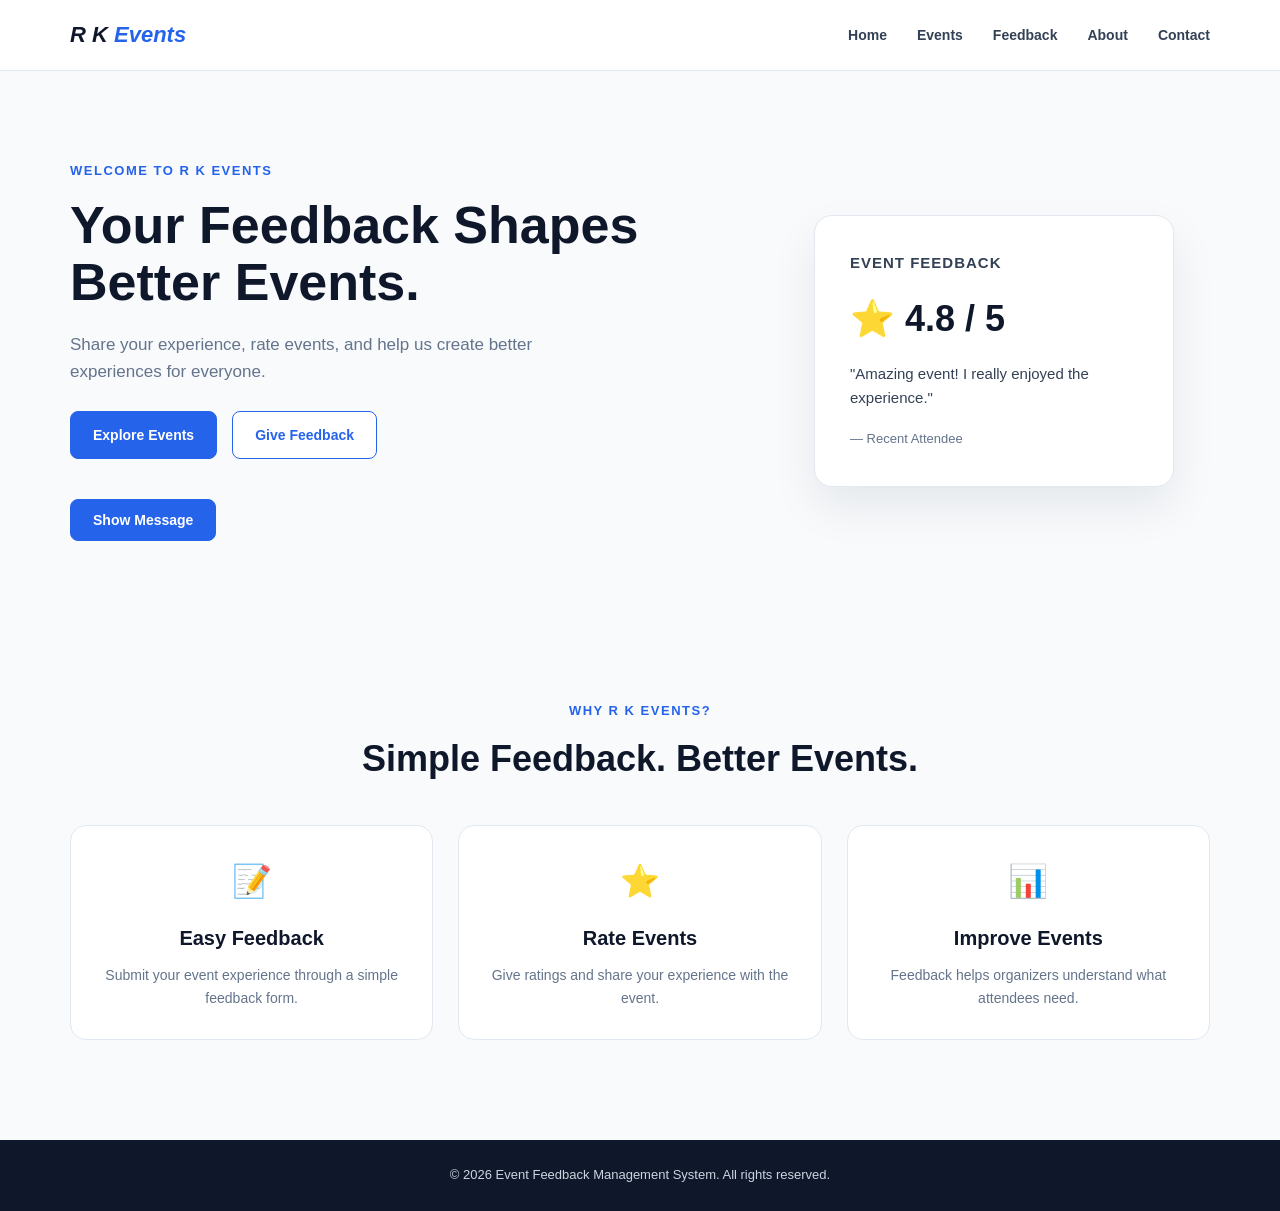
<file: Frontend/index.html>
<!DOCTYPE html>
<html lang="en">

<head>
    <meta charset="UTF-8">
    <meta name="viewport" content="width=device-width, initial-scale=1.0">

    <title>Event Feedback Management System</title>

    <link rel="stylesheet" href="style.css">
</head>

<body>

    <!-- ================= HEADER / NAVBAR ================= -->

    <header>
        <nav>

            <!-- Website Logo / Name -->
            <h3 class="logo">
                R K <span>Events</span>
            </h3>

            <!-- Navigation Links -->
            <ul class="nav-buttons">
                <li>
                    <a href="index.html">Home</a>
                </li>

                <li>
                    <a href="events.html">Events</a>
                </li>

                <li>
                    <a href="feedback.html">Feedback</a>
                </li>

                <li>
                    <a href="about.html">About</a>
                </li>

                <li>
                    <a href="Contactus.html">Contact</a>
                </li>
            </ul>

        </nav>
    </header>


    <!-- ================= MAIN CONTENT ================= -->

    <main>

        <!-- Hero Section -->
        <section class="hero">

            <div class="hero-content">

                <p class="eyebrow">
                    WELCOME TO R K EVENTS
                </p>

                <h1>
                    Your Feedback Shapes Better Events.
                </h1>

                <p class="hero-description">
                    Share your experience, rate events, and help us
                    create better experiences for everyone.
                </p>


                <!-- Hero Buttons -->
                <div class="hero-buttons">

                    <a href="events.html" class="btn btn-primary">
                        Explore Events
                    </a>

                    <a href="feedback.html" class="btn btn-secondary">
                        Give Feedback
                    </a>

                </div>


                <!-- Level 2 DOM Practice -->

                <p id="welcomeMessage"></p>

                <button id="messageButton" class="btn btn-primary">
                    Show Message
                </button>

            </div>


            <!-- Feedback Card -->
            <div class="hero-visual">

                <div class="feedback-card">

                    <p class="card-label">
                        EVENT FEEDBACK
                    </p>

                    <h2>
                        ⭐ 4.8 / 5
                    </h2>

                    <p>
                        "Amazing event! I really enjoyed
                        the experience."
                    </p>

                    <span>
                        — Recent Attendee
                    </span>

                </div>

            </div>

        </section>


        <!-- ================= FEATURES SECTION ================= -->

        <section class="features">

            <div class="section-heading">

                <p class="eyebrow">
                    WHY R K EVENTS?
                </p>

                <h2>
                    Simple Feedback. Better Events.
                </h2>

            </div>


            <div class="feature-grid">

                <!-- Feature 1 -->
                <div class="feature-card">

                    <div class="feature-icon">
                        📝
                    </div>

                    <h3>
                        Easy Feedback
                    </h3>

                    <p>
                        Submit your event experience
                        through a simple feedback form.
                    </p>

                </div>


                <!-- Feature 2 -->
                <div class="feature-card">

                    <div class="feature-icon">
                        ⭐
                    </div>

                    <h3>
                        Rate Events
                    </h3>

                    <p>
                        Give ratings and share your
                        experience with the event.
                    </p>

                </div>


                <!-- Feature 3 -->
                <div class="feature-card">

                    <div class="feature-icon">
                        📊
                    </div>

                    <h3>
                        Improve Events
                    </h3>

                    <p>
                        Feedback helps organizers
                        understand what attendees need.
                    </p>

                </div>

            </div>

        </section>

    </main>


    <!-- ================= FOOTER ================= -->

    <footer>

        <p>
            &copy; 2026 Event Feedback Management System.
            All rights reserved.
        </p>

    </footer>


    <!-- ================= JAVASCRIPT ================= -->

    <script src="script.js"></script>

</body>

</html>
</file>
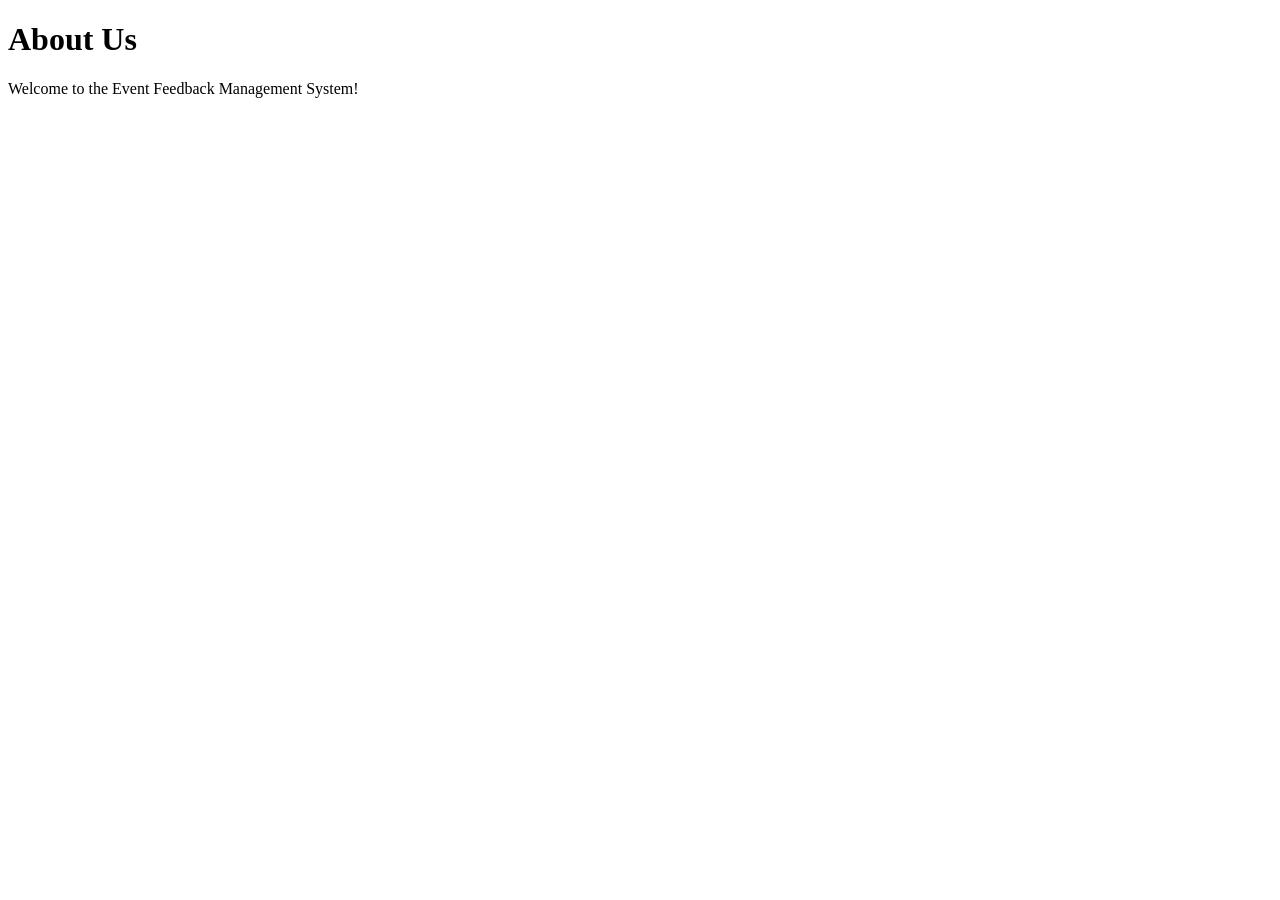
<file: Frontend/about.html>
<!DOCTYPE html>
<html lang="en">
<head>
    <meta charset="UTF-8">
    <meta name="viewport" content="width=device-width, initial-scale=1.0">
    <title>About Us</title>
</head>
<body>
    <h1>About Us</h1>
    <p>Welcome to the Event Feedback Management System!</p>
</body>
</html>
</file>
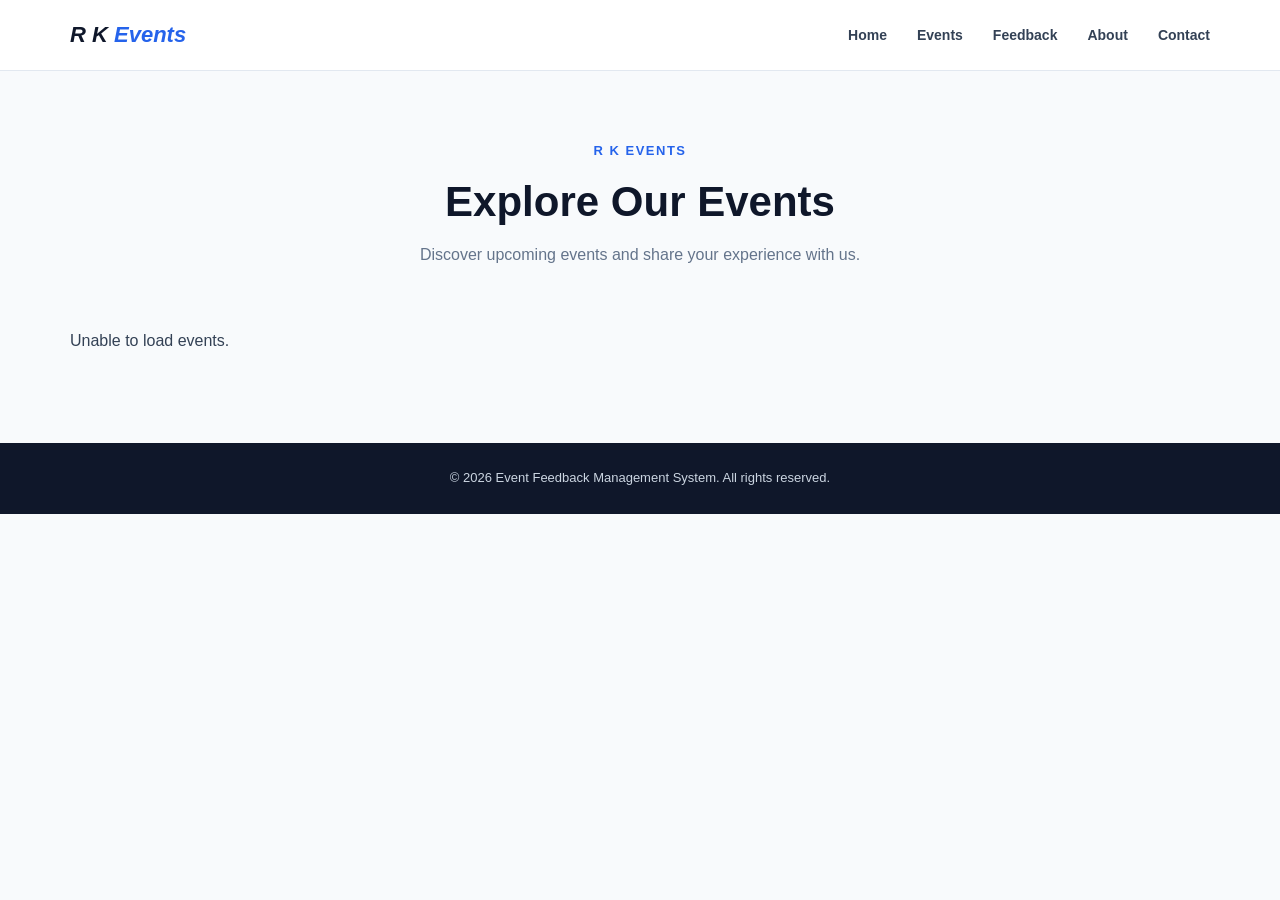
<file: Frontend/events.html>
<!DOCTYPE html>
<html lang="en">

<head>
    <meta charset="UTF-8">
    <meta name="viewport" content="width=device-width, initial-scale=1.0">

    <title>Events - R K Events</title>

    <link rel="stylesheet" href="style.css">
</head>

<body>

    <!-- HEADER / NAVBAR -->

    <header>

        <nav>

            <h3 class="logo">
                R K <span>Events</span>
            </h3>

            <ul class="nav-buttons">

                <li>
                    <a href="index.html">Home</a>
                </li>

                <li>
                    <a href="events.html">Events</a>
                </li>

                <li>
                    <a href="feedback.html">Feedback</a>
                </li>

                <li>
                    <a href="about.html">About</a>
                </li>

                <li>
                    <a href="Contactus.html">Contact</a>
                </li>

            </ul>

        </nav>

    </header>


    <!-- MAIN CONTENT -->

    <main>

        <section class="page-header">

            <p class="eyebrow">
                R K EVENTS
            </p>

            <h1>
                Explore Our Events
            </h1>

            <p>
                Discover upcoming events and share your
                experience with us.
            </p>

        </section>


        <!-- EVENTS -->

        <section class="events-section">

            <!-- JavaScript will create event cards here -->

            <div id="eventGrid" class="event-grid"></div>

        </section>

    </main>


    <!-- FOOTER -->

    <footer>

        <p>
            &copy; 2026 Event Feedback Management System.
            All rights reserved.
        </p>

    </footer>


    <!-- JAVASCRIPT -->

    <script src="script.js"></script>

</body>

</html>
</file>
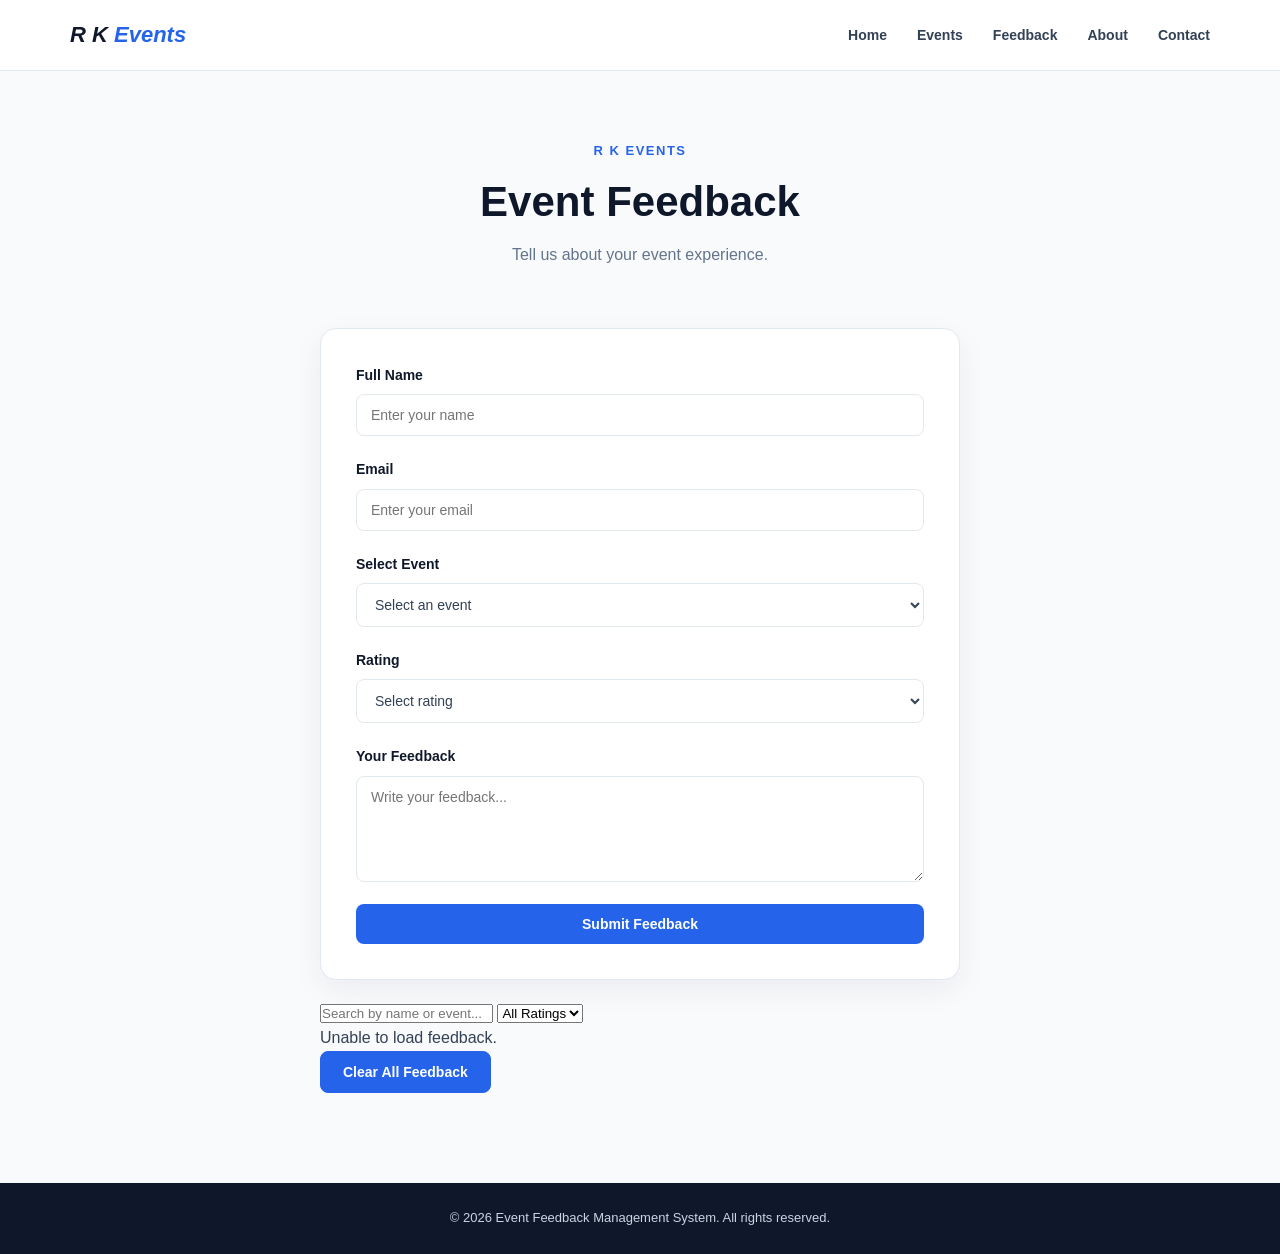
<file: Frontend/feedback.html>
<!DOCTYPE html>
<html lang="en">

<head>
    <meta charset="UTF-8">
    <meta name="viewport" content="width=device-width, initial-scale=1.0">

    <title>Feedback - R K Events</title>

    <link rel="stylesheet" href="style.css">
</head>

<body>

    <!-- HEADER / NAVBAR -->

    <header>

        <nav>

            <h3 class="logo">
                R K <span>Events</span>
            </h3>

            <ul class="nav-buttons">

                <li>
                    <a href="index.html">Home</a>
                </li>

                <li>
                    <a href="events.html">Events</a>
                </li>

                <li>
                    <a href="feedback.html">Feedback</a>
                </li>

                <li>
                    <a href="about.html">About</a>
                </li>

                <li>
                    <a href="Contactus.html">Contact</a>
                </li>

            </ul>

        </nav>

    </header>


    <!-- MAIN CONTENT -->

    <main>

        <section class="page-header">

            <p class="eyebrow">
                R K EVENTS
            </p>

            <h1>
                Event Feedback
            </h1>

            <p>
                Tell us about your event experience.
            </p>

        </section>


        <!-- FEEDBACK FORM -->

        <section class="feedback-section">

            <form id="feedbackForm" class="feedback-form">

                <!-- NAME -->

                <div class="form-group">

                    <label for="name">
                        Full Name
                    </label>

                    <input type="text" id="name" placeholder="Enter your name">

                </div>


                <!-- EMAIL -->

                <div class="form-group">

                    <label for="email">
                        Email
                    </label>

                    <input type="email" id="email" placeholder="Enter your email">

                </div>


                <!-- EVENT -->

                <div class="form-group">

                    <label for="eventName">
                        Select Event
                    </label>

                    <select id="eventName">

                        <option value="">
                            Select an event
                        </option>

                        <option value="Tech Conference 2026">
                            Tech Conference 2026
                        </option>

                        <option value="AI Workshop">
                            AI Workshop
                        </option>

                        <option value="College Fest 2026">
                            College Fest 2026
                        </option>

                    </select>

                </div>


                <!-- RATING -->

                <div class="form-group">

                    <label for="rating">
                        Rating
                    </label>

                    <select id="rating">

                        <option value="">
                            Select rating
                        </option>

                        <option value="5">
                            ⭐⭐⭐⭐⭐ - 5
                        </option>

                        <option value="4">
                            ⭐⭐⭐⭐ - 4
                        </option>

                        <option value="3">
                            ⭐⭐⭐ - 3
                        </option>

                        <option value="2">
                            ⭐⭐ - 2
                        </option>

                        <option value="1">
                            ⭐ - 1
                        </option>

                    </select>

                </div>


                <!-- FEEDBACK -->

                <div class="form-group">

                    <label for="feedback">
                        Your Feedback
                    </label>

                    <textarea id="feedback" rows="5" placeholder="Write your feedback..."></textarea>

                </div>


                <!-- SUBMIT -->

                <button type="submit" class="btn btn-primary submit-btn">
                    Submit Feedback
                </button>

            </form>


            <!-- SUCCESS MESSAGE -->

            <p id="successMessage"></p>


            <!-- SAVED FEEDBACK -->
            <div class="feedback-tools">

                <input type="text" id="searchFeedback" placeholder="Search by name or event...">

                <select id="ratingFilter">
                    <option value="all">All Ratings</option>
                    <option value="5">5 Stars</option>
                    <option value="4">4 Stars</option>
                    <option value="3">3 Stars</option>
                    <option value="2">2 Stars</option>
                    <option value="1">1 Star</option>
                </select>

            </div>

            <div id="savedFeedback"></div>
            <button id="clearAllBtn" class="btn btn-primary">
                Clear All Feedback
            </button>

        </section>

    </main>


    <!-- FOOTER -->

    <footer>

        <p>
            &copy; 2026 Event Feedback Management System.
            All rights reserved.
        </p>

    </footer>


    <!-- JAVASCRIPT -->

    <script src="script.js"></script>

</body>

</html>
</file>
<file: Frontend/style.css>
/* ==================================================
   GLOBAL RESET
================================================== */

* {
    margin: 0;
    padding: 0;
    box-sizing: border-box;
}

html {
    scroll-behavior: smooth;
}

body {
    font-family: Arial, Helvetica, sans-serif;
    background-color: var(--light-bg);
    color: var(--text);
    line-height: 1.6;
}


/* ==================================================
   COLORS
================================================== */

:root {
    --primary: #2563eb;
    --primary-dark: #1d4ed8;

    --dark: #0f172a;
    --text: #334155;
    --muted: #64748b;

    --light-bg: #f8fafc;
    --white: #ffffff;
    --border: #e2e8f0;
}


/* ==================================================
   NAVBAR
================================================== */

header {
    background-color: var(--white);
    border-bottom: 1px solid var(--border);
}

nav {
    max-width: 1200px;
    margin: auto;

    min-height: 70px;
    padding: 0 30px;

    display: flex;
    justify-content: space-between;
    align-items: center;
}


/* Website Logo */

.logo {
    color: var(--dark);
    font-size: 22px;
    font-style: italic;
}

.logo span {
    color: var(--primary);
}


/* Navigation */

.nav-buttons {
    list-style: none;

    display: flex;
    align-items: center;

    gap: 30px;
}

.nav-buttons a {
    text-decoration: none;
    color: var(--text);

    font-size: 14px;
    font-weight: 600;

    transition: color 0.3s ease;
}

.nav-buttons a:hover {
    color: var(--primary);
}


/* ==================================================
   HERO SECTION
================================================== */

.hero {
    max-width: 1200px;
    margin: auto;

    padding: 90px 30px;

    display: grid;
    grid-template-columns: 1.2fr 0.8fr;

    gap: 60px;

    align-items: center;
}


/* Hero Text */

.hero-content {
    max-width: 650px;
}

.eyebrow {
    color: var(--primary);

    font-size: 13px;
    font-weight: 800;

    letter-spacing: 1.5px;

    margin-bottom: 15px;
}

.hero h1 {
    color: var(--dark);

    font-size: 52px;
    line-height: 1.1;

    margin-bottom: 20px;
}

.hero-description {
    color: var(--muted);

    font-size: 17px;

    max-width: 550px;

    margin-bottom: 25px;
}


/* ==================================================
   HERO BUTTONS
================================================== */

.hero-buttons {
    display: flex;

    gap: 15px;

    margin-top: 25px;

    flex-wrap: wrap;
}


/* Common Button */

.btn {
    display: inline-block;

    padding: 12px 22px;

    border-radius: 8px;

    font-size: 14px;
    font-weight: 700;

    text-decoration: none;

    cursor: pointer;

    transition: 0.3s ease;
}


/* Primary Button */

.btn-primary {
    background-color: var(--primary);

    color: var(--white);

    border: 1px solid var(--primary);
}

.btn-primary:hover {
    background-color: var(--primary-dark);

    border-color: var(--primary-dark);
}


/* Secondary Button */

.btn-secondary {
    background-color: var(--white);

    color: var(--primary);

    border: 1px solid var(--primary);
}

.btn-secondary:hover {
    background-color: var(--primary);

    color: var(--white);
}


/* ==================================================
   LEVEL 2 - SHOW MESSAGE
================================================== */

#welcomeMessage {
    margin-top: 25px;

    color: var(--primary);

    font-size: 15px;
    font-weight: 600;
}


/* Separate Show Message button */

#messageButton {
    margin-top: 15px;
}


/* ==================================================
   FEEDBACK CARD
================================================== */

.hero-visual {
    display: flex;

    justify-content: center;
    align-items: center;
}

.feedback-card {
    width: 100%;
    max-width: 360px;

    padding: 35px;

    background-color: var(--white);

    border: 1px solid var(--border);

    border-radius: 18px;

    box-shadow: 0 20px 45px rgba(15, 23, 42, 0.08);
}

.card-label {
    color: var(--primary);

    font-size: 12px;
    font-weight: 800;

    letter-spacing: 1px;

    margin-bottom: 15px;
}

.feedback-card h2 {
    color: var(--dark);

    font-size: 36px;

    margin-bottom: 15px;
}

.feedback-card p {
    color: var(--text);

    font-size: 15px;

    margin-bottom: 15px;
}

.feedback-card span {
    color: var(--muted);

    font-size: 13px;
}


/* ==================================================
   FEATURES SECTION
================================================== */

.features {
    max-width: 1200px;

    margin: auto;

    padding: 70px 30px 100px;
}


/* Section Heading */

.section-heading {
    text-align: center;

    max-width: 700px;

    margin: 0 auto 45px;
}

.section-heading h2 {
    color: var(--dark);

    font-size: 36px;

    line-height: 1.2;
}


/* Feature Grid */

.feature-grid {
    display: grid;

    grid-template-columns: repeat(3, 1fr);

    gap: 25px;
}


/* Feature Card */

.feature-card {
    background-color: var(--white);

    border: 1px solid var(--border);

    border-radius: 16px;

    padding: 30px;

    text-align: center;

    transition: 0.3s ease;
}

.feature-card:hover {
    transform: translateY(-5px);

    box-shadow: 0 15px 35px rgba(15, 23, 42, 0.08);
}


/* Feature Icon */

.feature-icon {
    font-size: 32px;

    margin-bottom: 15px;
}

.feature-card h3 {
    color: var(--dark);

    font-size: 20px;

    margin-bottom: 10px;
}

.feature-card p {
    color: var(--muted);

    font-size: 14px;
}


/* ==================================================
   FOOTER
================================================== */

footer {
    background-color: var(--dark);

    padding: 25px 30px;

    text-align: center;
}

footer p {
    color: #cbd5e1;

    font-size: 13px;
}


/* ==================================================
   RESPONSIVE DESIGN
================================================== */

@media (max-width: 900px) {

    .hero {
        grid-template-columns: 1fr;

        text-align: center;

        padding: 70px 30px;
    }

    .hero-content {
        margin: auto;
    }

    .hero-description {
        margin-left: auto;
        margin-right: auto;
    }

    .hero-buttons {
        justify-content: center;
    }

    .hero-visual {
        margin-top: 20px;
    }

    .feature-grid {
        grid-template-columns: 1fr;
    }
}


@media (max-width: 768px) {

    nav {
        flex-direction: column;

        gap: 15px;

        padding: 20px;
    }

    .nav-buttons {
        gap: 18px;

        flex-wrap: wrap;

        justify-content: center;
    }

    .hero {
        padding: 55px 20px;
    }

    .hero h1 {
        font-size: 38px;
    }

    .hero-description {
        font-size: 15px;
    }

    .features {
        padding: 50px 20px 70px;
    }

    .section-heading h2 {
        font-size: 30px;
    }
}


@media (max-width: 480px) {

    .nav-buttons {
        gap: 12px;
    }

    .nav-buttons a {
        font-size: 13px;
    }

    .hero h1 {
        font-size: 32px;
    }

    .hero-buttons {
        flex-direction: column;

        align-items: stretch;
    }

    .btn {
        text-align: center;
    }

    #messageButton {
        width: 100%;
    }

    .feedback-card {
        padding: 25px;
    }
}

/* ==================================================
   EVENTS PAGE
================================================== */

.page-header {
    max-width: 800px;
    margin: 0 auto;
    padding: 70px 30px 40px;
    text-align: center;
}

.page-header h1 {
    color: var(--dark);
    font-size: 42px;
    line-height: 1.2;
    margin-bottom: 15px;
}

.page-header>p:last-child {
    color: var(--muted);
    font-size: 16px;
}

.events-section {
    max-width: 1200px;
    margin: 0 auto;
    padding: 20px 30px 90px;
}

.event-grid {
    display: grid;
    grid-template-columns: repeat(3, 1fr);
    gap: 25px;
}

.event-card {
    background-color: var(--white);
    border: 1px solid var(--border);
    border-radius: 16px;
    overflow: hidden;
    transition: transform 0.3s ease, box-shadow 0.3s ease;
}

.event-card:hover {
    transform: translateY(-6px);
    box-shadow: 0 15px 35px rgba(15, 23, 42, 0.1);
}

.event-date {
    padding: 22px;
    background-color: #eff6ff;
    color: var(--primary);

    display: flex;
    align-items: center;
    gap: 8px;
}

.event-date strong {
    font-size: 32px;
    line-height: 1;
}

.event-date span {
    font-size: 13px;
    font-weight: 800;
}

.event-content {
    padding: 25px;
}

.event-content h2 {
    color: var(--dark);
    font-size: 21px;
    margin-bottom: 8px;
}

.event-location {
    color: var(--primary);
    font-size: 13px;
    font-weight: 600;
    margin-bottom: 15px;
}

.event-content>p:not(.event-location) {
    color: var(--muted);
    font-size: 14px;
    margin-bottom: 22px;
}


/* ==================================================
   FEEDBACK PAGE
================================================== */

.feedback-section {
    max-width: 700px;
    margin: 0 auto;
    padding: 20px 30px 90px;
}

.feedback-form {
    padding: 35px;

    background-color: var(--white);

    border: 1px solid var(--border);

    border-radius: 16px;

    box-shadow: 0 10px 30px rgba(15, 23, 42, 0.06);
}

.form-group {
    display: flex;
    flex-direction: column;
    gap: 8px;
    margin-bottom: 22px;
}

.form-group label {
    color: var(--dark);
    font-size: 14px;
    font-weight: 700;
}

.form-group input,
.form-group select,
.form-group textarea {
    width: 100%;

    padding: 12px 14px;

    border: 1px solid var(--border);

    border-radius: 8px;

    background-color: var(--white);

    color: var(--text);

    font-family: inherit;
    font-size: 14px;

    outline: none;

    transition: border-color 0.3s ease,
        box-shadow 0.3s ease;
}

.form-group input:focus,
.form-group select:focus,
.form-group textarea:focus {
    border-color: var(--primary);

    box-shadow: 0 0 0 3px rgba(37, 99, 235, 0.1);
}

.form-group textarea {
    resize: vertical;
}

.submit-btn {
    border: none;
    cursor: pointer;
    width: 100%;
}


/* ==================================================
   EVENTS + FEEDBACK RESPONSIVE
================================================== */

@media (max-width: 768px) {

    .event-grid {
        grid-template-columns: 1fr;
    }

    .page-header {
        padding: 50px 20px 30px;
    }

    .page-header h1 {
        font-size: 34px;
    }

    .events-section {
        padding: 20px 20px 60px;
    }

    .feedback-section {
        padding: 20px 20px 60px;
    }

    .feedback-form {
        padding: 25px 20px;
    }
}

.highlight {
    color: var(--primary);
}


#successMessage {
    margin-top: 20px;
    text-align: center;
    color: #16a34a;
    font-weight: 700;
    font-size: 15px;
}
</file>
